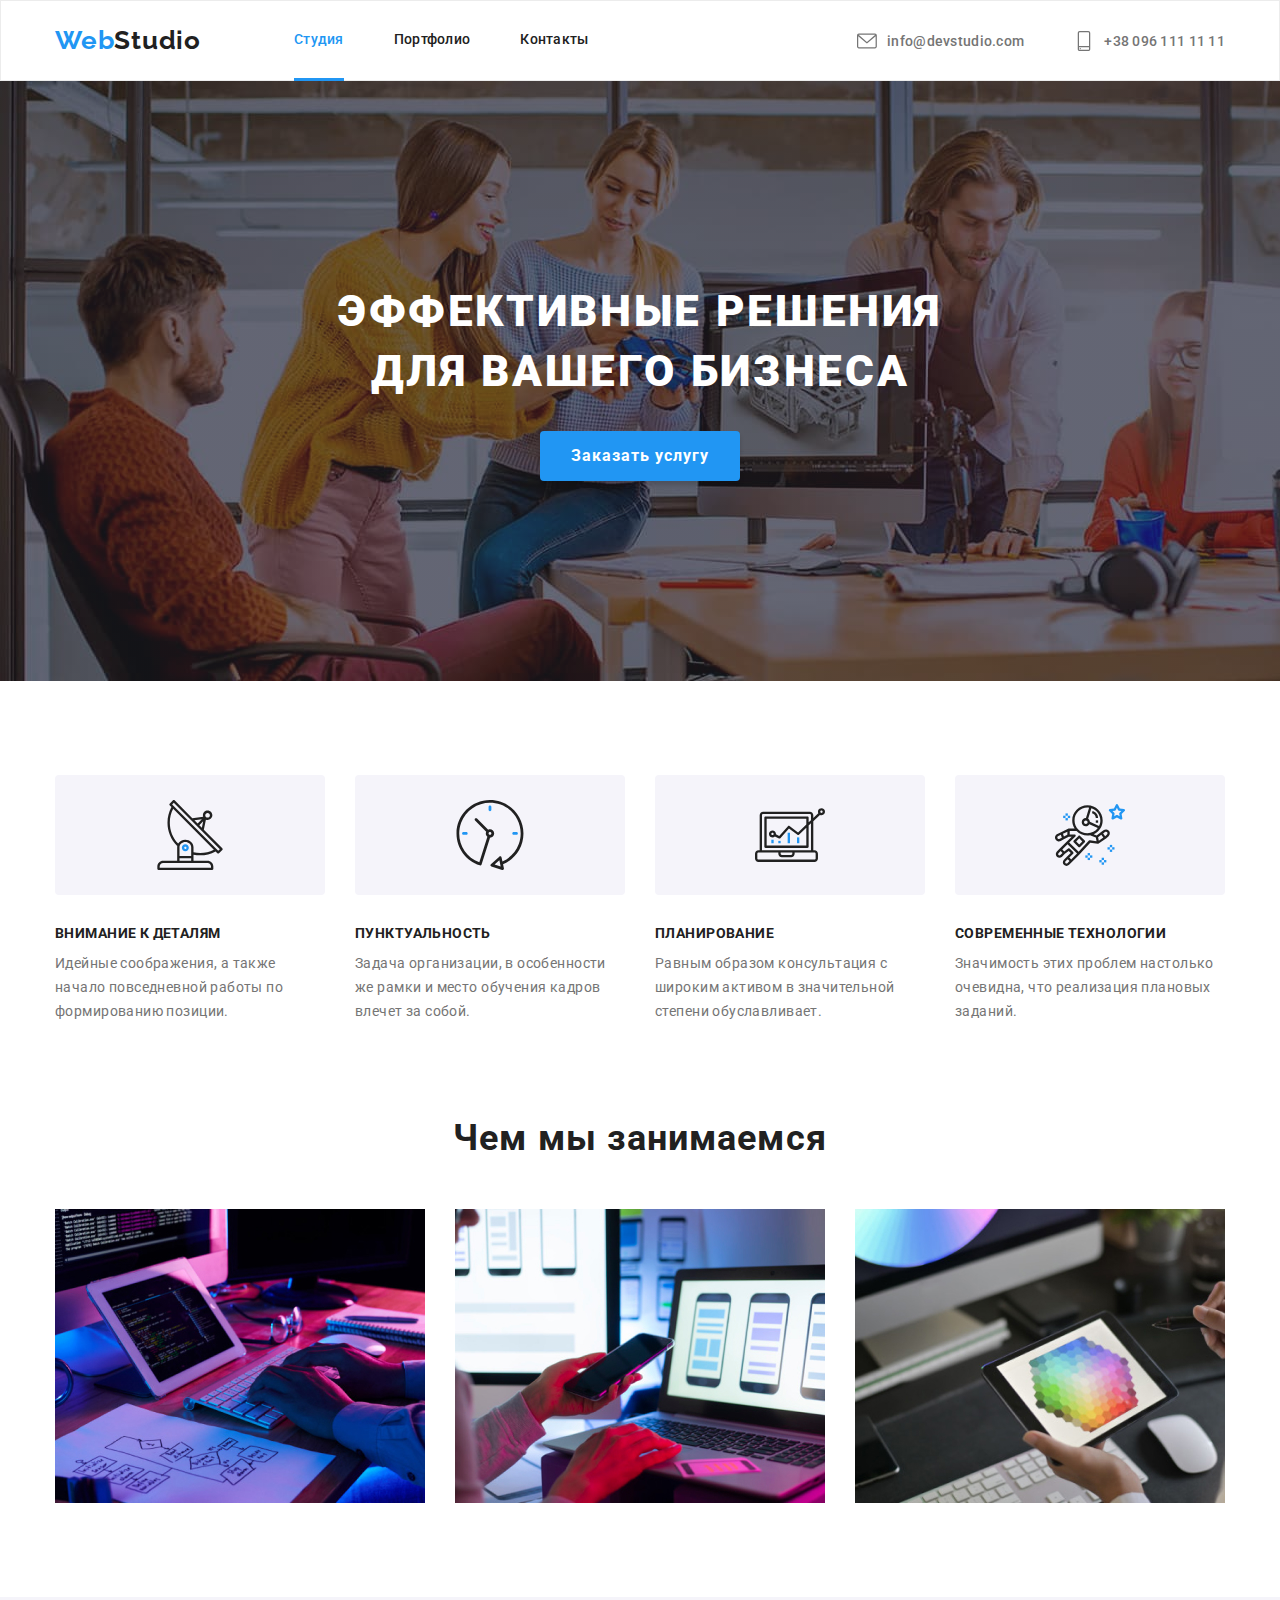
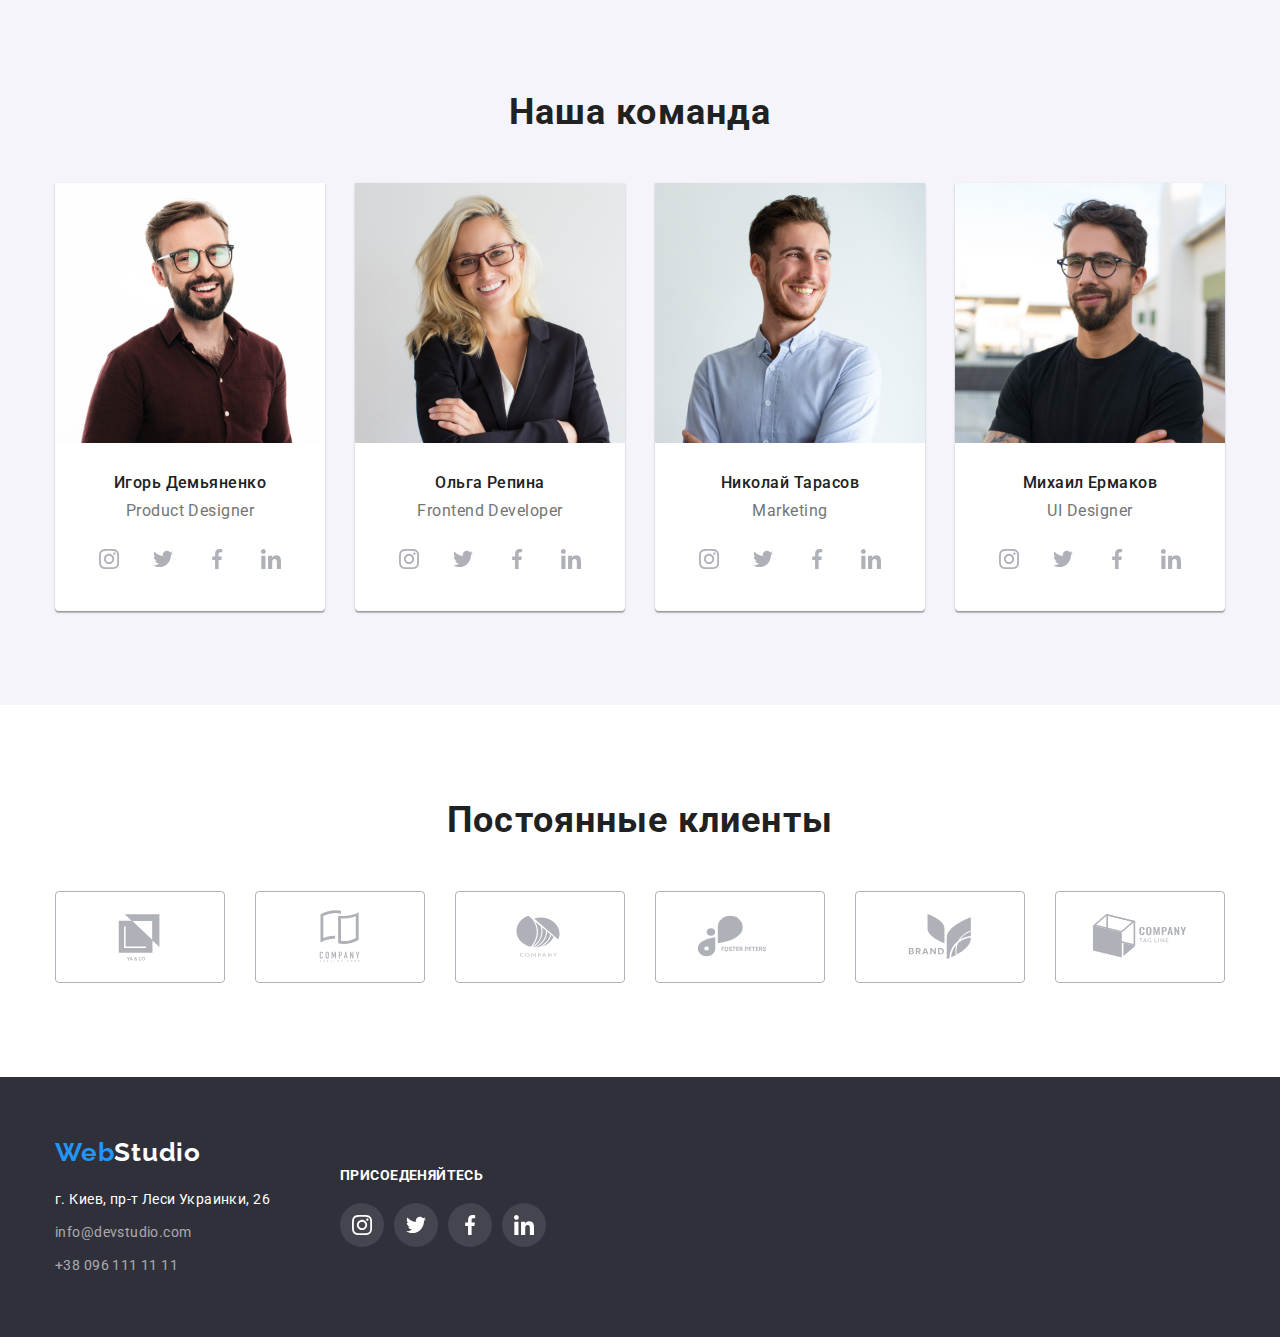
<file: index.html>
<!DOCTYPE html>
<html lang="en">
  <head>
    <meta charset="UTF-8" />
    <meta http-equiv="X-UA-Compatible" content="IE=edge" />
    <meta name="viewport" content="width=device-width, initial-scale=1.0" />
    <link href="https://fonts.googleapis.com/css2?family=Raleway:wght@700&display=swap" rel="stylesheet">
    <link href="https://fonts.googleapis.com/css2?family=Raleway:wght@700&family=Roboto:wght@400;500;700;900&display=swap" rel="stylesheet">
    <link rel="stylesheet" href="https://cdnjs.cloudflare.com/ajax/libs/modern-normalize/1.1.0/modern-normalize.min.css">
    <link rel="stylesheet" href="./css/style.css">
    <title>Document</title>
  </head>

  <body>
    <header class="header">
      <div class="container header-container">
        <nav class="nav">
          <a href="" class="nav-logo">Web<span class="nav-logo2">Studio</span></a>
        <ul class="site-nav">
          <li class="site-nav__item"><a href="./index.html" class="site-nav__link site-nav__link--current">Студия</a></li>
          <li class="site-nav__item">
            <a href="./portfolio.html" class="site-nav__link ">Портфолио </a>
          </li >
          <li class="site-nav__item"><a href="" class="site-nav__link"> Контакты </a></li>
        </ul>
      </nav>
        <ul class="contacts-list">
          <li class="contacts-list__item">
            <a href="mailto:info@devstudio.com" class="contacts-list__link"> 
              <svg class="contacts-list__link--mail" width="20" height="20">
                <use href="./images/icons.svg#icon-mail"></use>
              </svg>info@devstudio.com
            </a>
          </li >
          <li class="contacts-list__item">
            <a href="tel:+380961111111" class="contacts-list__link"
              ><svg class="contacts-list__link--phone" width="20" height="20">
                <use href="./images/icons.svg#icon-smartphone"></use>
              </svg> +38 096 111 11 11</a
            >
          </li>
        </ul>
      </div>
    </header>
    <main>
      <section class="section-slogan"> 
        <div class="container">
          <h1 class="main-title" >Эффективные решения <br> для вашего бизнеса</h1>
          <button type="button" class="button-studio">Заказать услугу</button>
        </div>
      </section>
      <section class="section">
        <div class="container ">
          <h2 class="section-title">Информация</h2>
          <ul class="info">
            <li class="info-list">
              <div class="icon-info-block">
                <svg class="icon-info" width="70" height="70">
                  <use href="./images/icons.svg#icon-antenna"></use>
                </svg>
              </div>
              <h3 class="subtitles-studio">Внимание к деталям</h3>
              <p class="description-studio">
                Идейные соображения, а также начало повседневной работы по
                формированию позиции.
              </p>
            </li>
            <li class="info-list second">
              <div class="icon-info-block">
                <svg class="icon-info" width="70" height="70">
                  <use href="./images/icons.svg#icon-clock"></use>
                </svg>
              </div>
              <h3 class="subtitles-studio">Пунктуальность</h3>
              <p class="description-studio"> 
                Задача организации, в особенности же рамки и место обучения кадров
                влечет за собой.
              </p>
            </li class="info-list">
            <li class="info-list third">
              <div class="icon-info-block">
                <svg class="icon-info" width="70" height="70">
                  <use href="./images/icons.svg#icon-diagrama"></use>
                </svg>
              </div>
              <h3 class="subtitles-studio">Планирование</h3>
              <p class="description-studio">
                Равным образом консультация с широким активом в значительной
                степени обуславливает.
              </p>
            </li>
            <li class="info-list fourth">
              <div class="icon-info-block">
                <svg class="icon-info" width="70" height="70">
                  <use href="./images/icons.svg#icon-astronaut"></use>
                </svg>
              </div>
              <h3 class="subtitles-studio">Современные технологии</h3>
              <p class="description-studio">
                Значимость этих проблем настолько очевидна, что реализация
                плановых заданий.
              </p class="description-studio">
            </li>
          </ul>
        </div>
        </section >
        <section class="work section">
          <div class="container">
            <h2 class="img-title">Чем мы занимаемся</h2>
          <ul class="work-fotos">
            <li class="work-fotos-list">
              <img src="./images/img.jpg" alt="Человек печатает" width="370" />
            </li>
            <li class="work-fotos-list">
              <img
                src="./images/img2.jpg"
                alt="Человек смотрит в телефон"
                width="370"
              />
            </li>
            <li class="work-fotos-list">
              <img
                src="./images/img3.jpg"
                alt="Человек смотрит в планшет"
                width="370"
              />
            </li>
          </ul>
        </div>
      </section>
      <section class="section foto-studio">
        <div class="container">
        <h2 class="img-title"> Наша команда</h2>
        <ul class="team-fotos">
          <li class="team-fotos-list">
            <img src="./images/h1.jpg" alt="Фото парня в очках" width="270" />
            <div class="teams-container">
            <h3 class="img-names">Игорь Демьяненко</h3>
            <p class="img-activity">Product Designer</p>
            <ul class="social">
              <li class="social-item">
                <a class="social-link " href="">
                  <svg class="social-icon">
                    <use href="./images/icons.svg#icon-instagram">
                    </use>
                  </svg>
                </a>
              </li>
              <li class="social-item"> <a class="social-link" href="">
                <svg class="social-icon">
                  <use href="./images/icons.svg#icon-twitter">
                  </use>
                </svg>
              </a></li>
              <li class="social-item">
                <a class="social-link" href="">
                <svg class="social-icon">
                  <use href="./images/icons.svg#icon-facebook">
                  </use>
                </svg>
              </a></li>
              <li class="social-item"> <a class="social-link" href="">
                <svg class="social-icon">
                  <use href="./images/icons.svg#icon-linkedin">
                  </use>
                </svg>
              </a></li>
            </ul>
            </div>
          </li>
          <li class="team-fotos-list">
            <img
              src="./images/h2.jpg"
              alt="Фото девушки с белыми волосами в очках"
              width="270"
            />
            <div class="teams-container">
            <h3 class="img-names">Ольга Репина</h3>
            <p class="img-activity">Frontend Developer</p>  
            <ul class="social">
              <li class="social-item">
                <a class="social-link" href="">
                  <svg class="social-icon">
                    <use href="./images/icons.svg#icon-instagram">
                    </use>
                  </svg>
                </a>
              </li>
              <li class="social-item"> <a class="social-link" href="">
                <svg class="social-icon">
                  <use href="./images/icons.svg#icon-twitter">
                  </use>
                </svg>
              </a></li>
              <li class="social-item">
                <a class="social-link" href="">
                <svg class="social-icon">
                  <use href="./images/icons.svg#icon-facebook">
                  </use>
                </svg>
              </a></li>
              <li class="social-item"> <a class="social-link" href="">
                <svg class="social-icon">
                  <use href="./images/icons.svg#icon-linkedin">
                  </use>
                </svg>
              </a></li>
            </ul>
            </div>
          </li>
          <li class="team-fotos-list">
            <img
              src="./images/h3.jpg"
              alt="Фото парня в рубашке"
              width="270"
            />
            <div class="teams-container">
            <h3 class="img-names">Николай Тарасов</h3>
            <p class="img-activity">Marketing</p>  
            <ul class="social">
              <li class="social-item">
                <a class="social-link" href="">
                  <svg class="social-icon">
                    <use href="./images/icons.svg#icon-instagram" >
                    </use>
                  </svg>
                </a>
              </li>
              <li class="social-item"> <a class="social-link" href="">
                <svg class="social-icon">
                  <use href="./images/icons.svg#icon-twitter">
                  </use>
                </svg>
              </a></li>
              <li class="social-item">
                <a class="social-link" href="">
                <svg class="social-icon">
                  <use href="./images/icons.svg#icon-facebook">
                  </use>
                </svg>
              </a></li>
              <li class="social-item"> <a class="social-link" href="">
                <svg class="social-icon">
                  <use href="./images/icons.svg#icon-linkedin">
                  </use>
                </svg>
              </a></li>
            </ul>
            </div>
          </li>
          <li class="team-fotos-list">
            <img
              src="./images/h4.jpg"
              alt="Фото парня в чёрной футболке"
              width="270"
            />
            <div class="teams-container">
            <h3 class="img-names">Михаил Ермаков</h3>
            <p class="img-activity">UI Designer</p>  
            <ul class="social">
              <li class="social-item">
                <a class="social-link" href="">
                  <svg class="social-icon">
                    <use href="./images/icons.svg#icon-instagram" >
                    </use>
                  </svg>
                </a>
              </li>
              <li class="social-item"> <a class="social-link" href="">
                <svg class="social-icon">
                  <use href="./images/icons.svg#icon-twitter">
                  </use>
                </svg>
              </a></li>
              <li class="social-item">
                <a class="social-link" href="">
                <svg class="social-icon">
                  <use href="./images/icons.svg#icon-facebook">
                  </use>
                </svg>
              </a></li>
              <li class="social-item"> <a class="social-link" href="">
                <svg class="social-icon">
                  <use href="./images/icons.svg#icon-linkedin">
                  </use>
                </svg>
              </a></li>
            </ul>
          </li>
        </ul>
            </div>
      </div>
      </section>
      <section class="client section">
        <div class="container">
          <h2 class="img-title"> Постоянные клиенты</h2>
          <ul class="client-list">
            <li class="client-list-item">
              <a class="client-link" href="">
                <svg class="client-icon">
                  <use href="./images/icons.svg#icon-client1">
                  </use>
                </svg>
              </a>
            </li>
          <li class="client-list-item">
            <a class="client-link" href="">
              <svg class="client-icon">
                <use href="./images/icons.svg#icon-client2">
                </use>
              </svg>
            </a>
          </li>
          <li class="client-list-item">
          <a class="client-link " href="">
            <svg class="client-icon" >
              <use href="./images/icons.svg#icon-client3">
              </use>
            </svg>
          </a>
          </li>
          <li class="client-list-item">
            <a class="client-link" href="">
              <svg class="client-icon">
                <use href="./images/icons.svg#icon-client4">
                </use>
              </svg>
            </a>
          </li>
            <li class="client-list-item"> 
              <a class="client-link" href="">
                <svg class="client-icon">
                  <use href="./images/icons.svg#icon-client5">
                  </use>
                </svg>
              </a>
          </li>
          <li class="client-list-item">
            <a class="client-link" href="">
              <svg class="client-icon">
                <use href="./images/icons.svg#icon-client6">
                </use>
              </svg>
            </a>
        </li>
        </div>
      </section>
    </main>
    <footer class="footer">
      <div class="container">

        <div class="footer-div-second">
            <div class="footer-left">
            <a href="" class="logo">Web<span class="footer-logo">Studio</span> </a>
            <address class="address">
              <ul class="footer-des">
                <li class="footer-item">
                    <a
                      href="https://www.google.com.ua/maps/place/%D0%B1%D1%83%D0%BB.+%D0%9B%D0%B5%D1%81%D0%B8+%D0%A3%D0%BA%D1%80%D0%B0%D0%B8%D0%BD%D0%BA%D0%B8,+26,+%D0%9A%D0%B8%D0%B5%D0%B2,+02000/@50.4265841,30.5361971,17z/data=!3m1!4b1!4m5!3m4!1s0x40d4cf0e033ecbe9:0x57a4dffefec77da0!8m2!3d50.4265807!4d30.5383858?hl=ru"
                      target="_blank"
                      class="footer-googlelink"
                      >г. Киев, пр-т Леси Украинки, 26</a
                    >
                </li>
                <li class="footer-item">
                    <a href="mailto:info@devstudio.com" class="footer-info"
                      >info@devstudio.com</a
                    >
                </li>
                <li class="footer-item">
                    <a href="tel:+380961111111" class="footer-info"
                      >+38 096 111 11 11</a
                    >
                </li>
              </ul>
            </address>
        </div>
            <div class="footer-center">
                <p class="welcom">Присоеденяйтесь</p>
                <ul class="social">
                  <li class="social-item footer-social-icon">
                    <a class="social-link ">
                      <svg class="social-icon footer-icon">
                        <use href="./images/icons.svg#icon-instagram">
                        </use>
                      </svg>
                    </a>
                  </li>
                  <li class="social-item footer-social-icon"> <a class="social-link">
                    <svg class="social-icon footer-icon">
                      <use href="./images/icons.svg#icon-twitter">
                      </use>
                    </svg>
                  </a></li>
                  <li class="social-item footer-social-icon">
                    <a class="social-link">
                    <svg class="social-icon footer-icon">
                      <use href="./images/icons.svg#icon-facebook">
                      </use>
                    </svg>
                  </a></li>
                  <li class="social-item footer-social-icon"> <a class="social-link">
                    <svg class="social-icon footer-icon">
                      <use href="./images/icons.svg#icon-linkedin">
                      </use>
                    </svg>
                  </a></li>
                </ul>
            </div>
          </div>
      </div>
  </footer>
  </body>
</html>
</file>
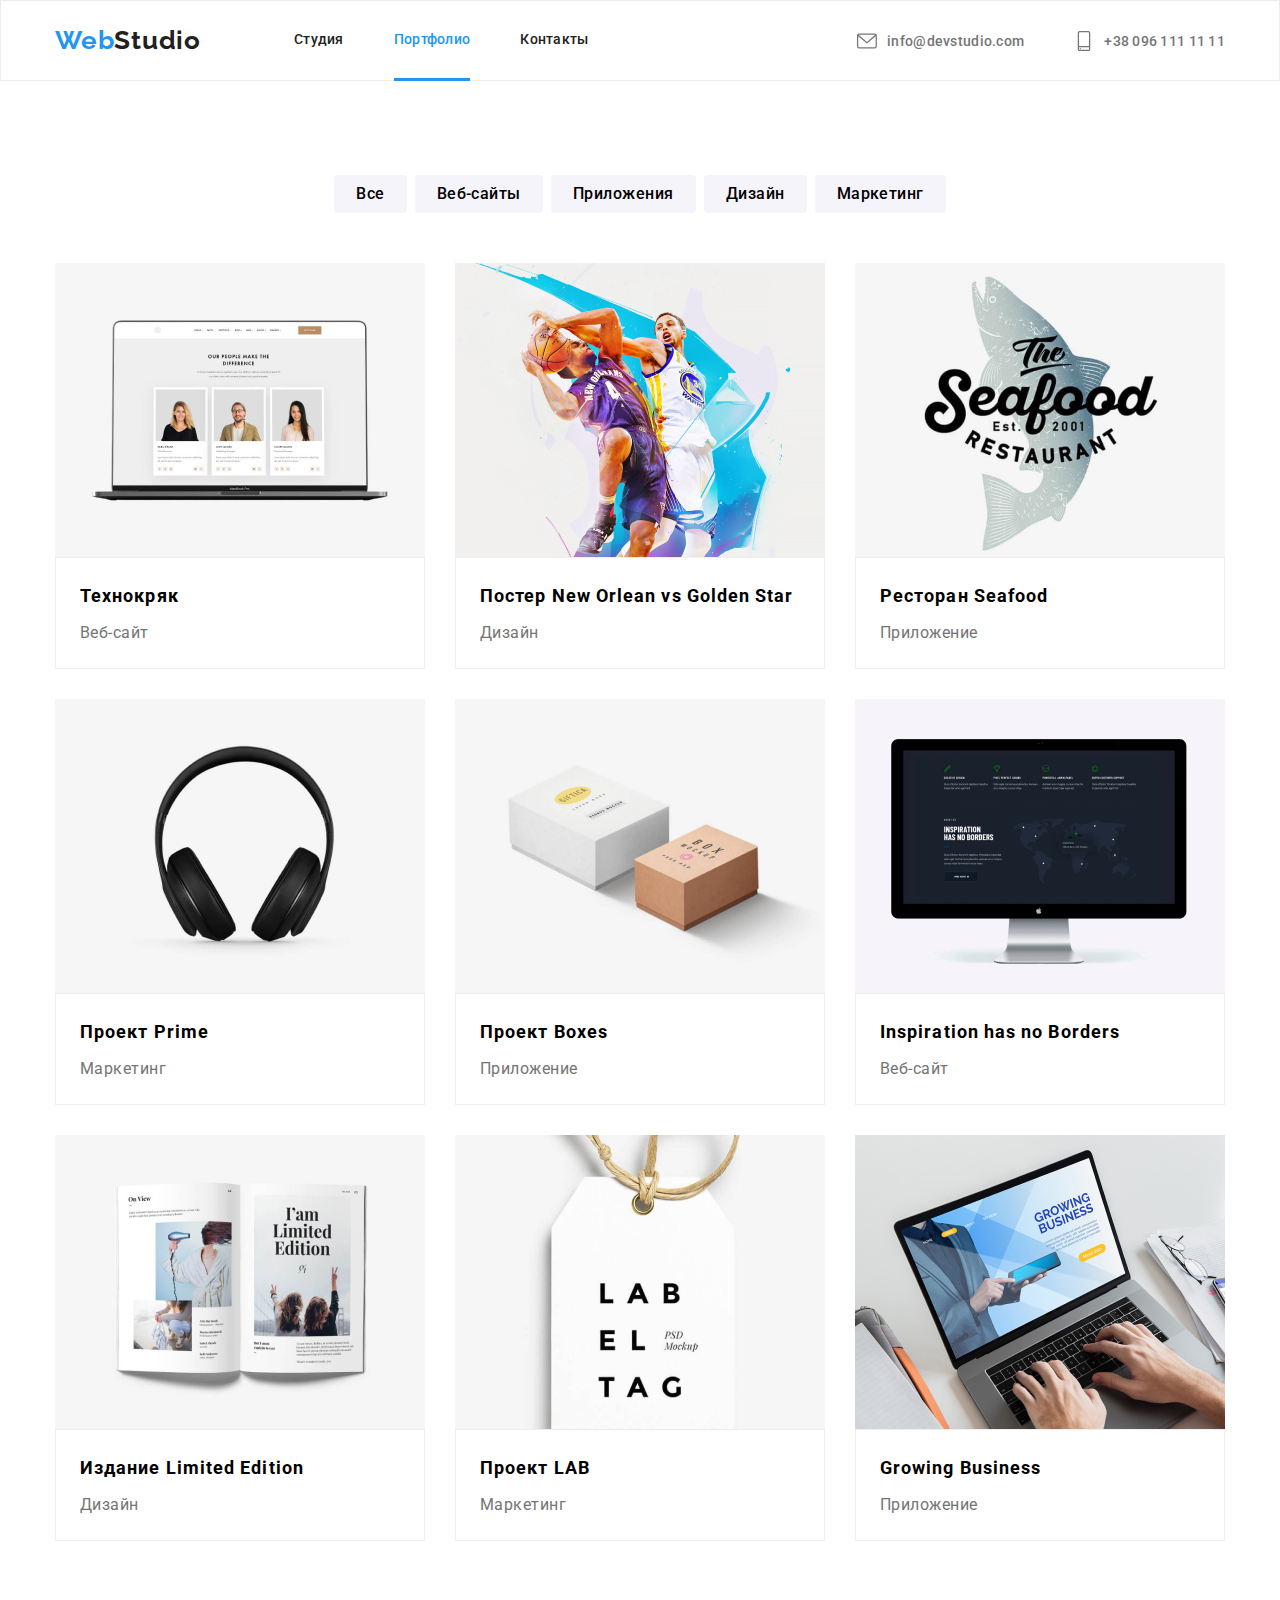
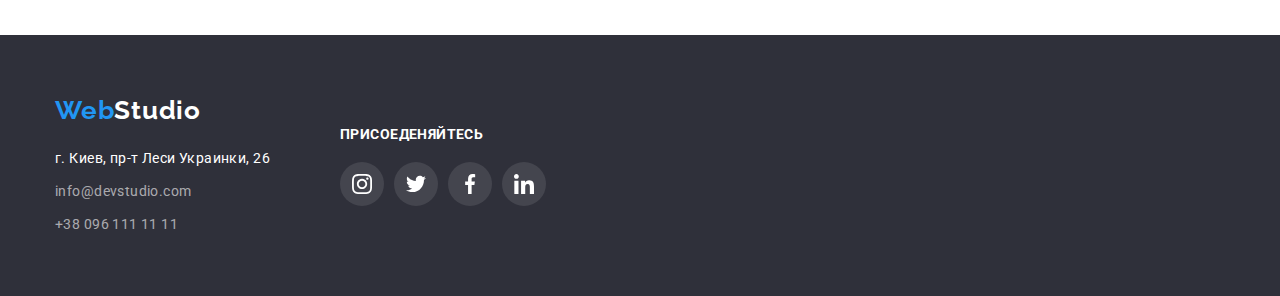
<file: portfolio.html>
<!DOCTYPE html>
<html lang="en">
  <head>
    <meta charset="UTF-8" />
    <meta http-equiv="X-UA-Compatible" content="IE=edge" />
    <meta name="viewport" content="width=device-width, initial-scale=1.0" />
    <link
      href="https://fonts.googleapis.com/css2?family=Raleway:wght@700&display=swap"
      rel="stylesheet"
    />
    <link
      href="https://fonts.googleapis.com/css2?family=Raleway:wght@700&family=Roboto:wght@400;500;700;900&display=swap"
      rel="stylesheet"
    />
    <link rel="stylesheet" href="https://cdnjs.cloudflare.com/ajax/libs/modern-normalize/1.1.0/modern-normalize.min.css">
    <link rel="stylesheet" href="./css/style.css" />
    <title>Document</title>
  </head>
  <body>
    <header class="header">
      <div class="container header-container">
        <nav class="nav">
          <a href="" class="nav-logo">Web<span class="nav-logo2">Studio</span></a>
        <ul class="site-nav">
          <li class="site-nav__item"><a href="./index.html" class="site-nav__link ">Студия</a></li>
          <li class="site-nav__item">
            <a href="./portfolio.html" class="site-nav__link site-nav__link--current">Портфолио </a>
          </li >
          <li class="site-nav__item"><a href="" class="site-nav__link"> Контакты </a></li>
        </ul>
      </nav>
        <ul class="contacts-list">
          <li class="contacts-list__item">
            <a href="mailto:info@devstudio.com" class="contacts-list__link"> 
              <svg class="contacts-list__link--mail" width="20" height="20">
                <use href="./images/icons.svg#icon-mail"></use>
              </svg>info@devstudio.com
            </a>
          </li >
          <li class="contacts-list__item">
            <a href="tel:+380961111111" class="contacts-list__link"
              ><svg class="contacts-list__link--phone" width="20" height="20">
                <use href="./images/icons.svg#icon-smartphone"></use>
              </svg> +38 096 111 11 11</a
            >
          </li>
        </ul>
      </div>
    </header>
    <main>
      <section class="section">  
        <div class="container">
          <h2 class="button-tittle">Меню кнопок</h2>
          <ul class="button-list"> 
            <li class="button-item"><button type="button" class="button">Все</button></li>
            <li class="button-item"><button type="button" class="button">Веб-сайты</button></li>
            <li class="button-item"><button type="button" class="button">Приложения</button></li>
            <li class="button-item"><button type="button" class="button">Дизайн</button></li>
            <li class="button-item"><button type="button" class="button">Маркетинг</button></li>
          </ul>
          <ul class="portfolio-fotos">
            <li class="images-portfolio"> 
              <img
                src="./images/imgprt.jpg"
                alt="Интернет страница"
                width="370"
                height="294"
              />
              <div class="container-content">
              <h3 class="img-tittle">Технокряк</h3>
              <p class="img-descr">Веб-сайт</p>
              </div> 
            </li>
            <li class="images-portfolio">
              <img
                src="./images/imgprt2.jpg"
                alt="Игра в баскетбол"
                width="370"
                height="294"
              />
              <div class="container-content">
              <h3 class="img-tittle">Постер New Orlean vs Golden Star</h3>
              <p class="img-descr">Дизайн</p>  
              </div>
              
            </li>
            <li class="images-portfolio">
              <img
                src="./images/imgprt3.jpg"
                alt="Логотип"
                width="370"
                height="294"
              />
              <div class="container-content">
              <h3 class="img-tittle">Ресторан Seafood</h3>
              <p class="img-descr">Приложение</p>  
              </div>
              
            </li class="images-portfolio">
            <li class="images-portfolio">
              <img
                src="./images/imgprt4.jpg"
                alt="Наушники"
                width="370"
                height="294"
              />
              <div class="container-content">
              <h3 class="img-tittle">Проект Prime</h3>
              <p class="img-descr">Маркетинг</p>  
              </div>
            </li class="images-portfolio">
            <li class="images-portfolio">
              <img
                src="./images/imgprt5.jpg"
                alt="Коробки"
                width="370"
                height="294"
              />
              <div class="container-content">
              <h3 class="img-tittle">Проект Boxes</h3>
              <p class="img-descr">Приложение</p> 
              </div>
              
            </li class="images-portfolio">
            <li class="images-portfolio">
              <img
                src="./images/imgprt6.jpg"
                alt="Монитор"
                width="370"
                height="294"
              />
              <div class="container-content">
              <h3 class="img-tittle">Inspiration has no Borders</h3>
              <p class="img-descr">Веб-сайт</p>  
              </div>
              
            </li>
            <li class="images-portfolio">
              <img
                src="./images/imgprt7.jpg"
                alt="Книга"
                width="370"
                height="294"
              />
              <div class="container-content">
              <h3 class="img-tittle">Издание Limited Edition</h3>
              <p class="img-descr">Дизайн</p>  
              </div>
              
            </li>
            <li class="images-portfolio">
              <img
                src="./images/imgprt8.jpg"
                alt="Бирка"
                width="370"
                height="294"
              />
              <div class="container-content">
              <h3 class="img-tittle">Проект LAB</h3>
              <p class="img-descr">Маркетинг</p>  
              </div>
              
            </li>
            <li class="images-portfolio">
              <img
                src="./images/imgprt9.jpg"
                alt="Ноутбук"
                width="370"
                height="294"
              />
              <div class="container-content">
              <h3 class="img-tittle">Growing Business</h3>
              <p class="img-descr">Приложение</p>  
              </div>
            </li>
          </ul>
        </div>
        </section>
      </main>
      <footer class="footer">
        <div class="container">
  
          <div class="footer-div-second">
              <div class="footer-left">
              <a href="" class="logo">Web<span class="footer-logo">Studio</span> </a>
              <address class="address">
                <ul class="footer-des">
                  <li class="footer-item">
                      <a
                        href="https://www.google.com.ua/maps/place/%D0%B1%D1%83%D0%BB.+%D0%9B%D0%B5%D1%81%D0%B8+%D0%A3%D0%BA%D1%80%D0%B0%D0%B8%D0%BD%D0%BA%D0%B8,+26,+%D0%9A%D0%B8%D0%B5%D0%B2,+02000/@50.4265841,30.5361971,17z/data=!3m1!4b1!4m5!3m4!1s0x40d4cf0e033ecbe9:0x57a4dffefec77da0!8m2!3d50.4265807!4d30.5383858?hl=ru"
                        target="_blank"
                        class="footer-googlelink"
                        >г. Киев, пр-т Леси Украинки, 26</a
                      >
                  </li>
                  <li class="footer-item">
                      <a href="mailto:info@devstudio.com" class="footer-info"
                        >info@devstudio.com</a
                      >
                  </li>
                  <li class="footer-item">
                      <a href="tel:+380961111111" class="footer-info"
                        >+38 096 111 11 11</a
                      >
                  </li>
                </ul>
              </address>
          </div>
              <div class="footer-center">
                  <p class="welcom">Присоеденяйтесь</p>
                  <ul class="social">
                    <li class="social-item footer-social-icon">
                      <a class="social-link ">
                        <svg class="social-icon footer-icon">
                          <use href="./images/icons.svg#icon-instagram">
                          </use>
                        </svg>
                      </a>
                    </li>
                    <li class="social-item footer-social-icon"> <a class="social-link">
                      <svg class="social-icon footer-icon">
                        <use href="./images/icons.svg#icon-twitter">
                        </use>
                      </svg>
                    </a></li>
                    <li class="social-item footer-social-icon">
                      <a class="social-link">
                      <svg class="social-icon footer-icon">
                        <use href="./images/icons.svg#icon-facebook">
                        </use>
                      </svg>
                    </a></li>
                    <li class="social-item footer-social-icon"> <a class="social-link">
                      <svg class="social-icon footer-icon">
                        <use href="./images/icons.svg#icon-linkedin">
                        </use>
                      </svg>
                    </a></li>
                  </ul>
              </div>
            </div>
        </div>
    </footer>
  </body>
</html>
</file>
<file: css/style.css>
:root {
  --primary-text-color: #fff;
  --tittle-text-color: #000;
  --description-text-color: #757575;
  --background-button-color: #f5f4fa;
  --accent-color-text: #2196f3;
  --main-color-text: #212121;
}
body {
  background-color: #fff;
  font-family: Roboto, sans-serif;
  color: var(--main-color-text);
  margin: 0px;
}
ul{
  margin-top: 0px;
  margin-bottom: 0px;
  list-style-type: none;
  padding: 0px;
}
img{
  display: block ;
  max-width: 100%;
  height: auto;
}

a {
  text-decoration: none;
}
.nav{
  padding-top: 24px;
  padding-bottom: 25px;
  display:flex ;
  align-items: center;
  justify-content: center;
}
.logo {
  color: #2196f3;
  font-family: Raleway, sans-serif;
  font-weight: 700;
  font-size: 26px;
  line-height: 1.17;
  letter-spacing: 0.03em;
}
.footer-logo {
  color: var(--primary-text-color);
}
.nav-logo {
  color: #2196f3;
  font-family: Raleway, sans-serif;
  font-weight: 700;
  font-size: 26px;
  line-height: 1.17;
  letter-spacing: 0.03em;
}
.nav-logo2 {
  color: var(--main-color-text);
  font-size: 26px;
  line-height: 1.17;
  letter-spacing: 0.03em;
}

.site-nav{
  margin-left: 93px;
  margin-top: 0px;
  margin-bottom: 0px;
  padding-left: 0px;
  display: flex;
}
.site-nav .site-nav__item:not(:last-child){
  margin-right: 50px;
}
.header{
  border-bottom: 1px; 
  border: 1px solid #ECECEC;
}
.site-nav__link {
  color: var(--main-color-text);
  text-decoration: none;
  font-weight: 500;
  font-size: 14px;
  line-height: 16px;
  letter-spacing: 0.02em;
  transition: color 250ms cubic-bezier(0.4, 0, 0.2, 1);
}

.site-nav__link:hover,
.site-nav__link:focus {
  color: var(--accent-color-text);
}
.site-nav__link--current {
  color: var(--accent-color-text);
  
}
.site-nav__link--current::after{
  text-decoration: underline;
  content: "";
  background-color: #2196f3;
  width: 100%;
  height: 3px;
  transform: translateY(30px);
  display: flex;
}
.contacts-list{
  margin-left: auto;
  display: flex;
  align-items: center;
}
.contacts-list .contacts-list__item +.contacts-list__item{
  margin-left: 50px;
}
.contacts-list__link {
  text-decoration: none;
  color: #757575;
  font-weight: 500;
  font-size: 14px;
  line-height: 16px;
  letter-spacing: 0.02em;
  display: flex;
  justify-content: center;
  align-items: center;
}
.contacts-list__link:hover,
.contacts-list__link:focus {
  color: var(--accent-color-text);
}
.contacts-list__link--mail{
  margin-right: 10px;
  fill: currentColor;
}.contacts-list__link--phone{
  margin-right: 10px;
  fill: currentColor;
}

.info{
  display: flex;
  padding-left: 0px;
}

.info-list:not(:last-child){
  margin-right: 30px;
}
.work-fotos{
  display: flex;
}
.work-fotos-list:not(:last-child){
  margin-right: 30px;
}
.team-fotos{
  display: flex;
}
.team-fotos-list:not(:last-child){
  margin-right: 30px;
}
.team-fotos-list{
  background-color: var(--primary-text-color);
  box-shadow: 0px 1px 3px rgba(0, 0, 0, 0.12), 0px 1px 1px rgba(0, 0, 0, 0.14), 0px 2px 1px rgba(0, 0, 0, 0.2);
  border-radius: 0px 0px 4px 4px;
}
.social{
  display: flex;
  justify-content: center;
  align-items: center;
}
.social-link{
  width: 100%;
  height: 100%;
  display: flex;
  justify-content: center;
  align-items: center;
  border-radius: 50%;
  color:#AFB1B8;
  transition: color 250ms cubic-bezier(0.4, 0, 0.2, 1);
}
.social-item{
  width: 44px;
  height: 44px;
  border-radius: 50%;
}
.footer-social-icon{
  background: rgba(255, 255, 255, 0.1);
}
.social-item:not(:last-child){
    margin-right: 10px;
}
.social-icon{
  width: 20px;
  height: 20px;
  fill: currentColor;
}
.footer-icon{
  fill: #fff;
}
.social-link:hover,
.social-link:focus{
  background-color: var(--accent-color-text);
  color: var(--primary-text-color);
}

.social-item:focus{
  background-color: var(--accent-color-text);
  color: var(--primary-text-color);
}

.footer-div-second{
  display: flex;
}

.section-slogan{
  padding-top: 200px;
  padding-bottom: 200px;
  background-color: #2f303a;
  margin-left: auto;
  margin-right: auto;
  text-align: center;
  background-image:linear-gradient( to right,rgba(47, 48, 58, 0.4),rgba(47, 48, 58, 0.4)),
  url(../images/backgroundimg.jpg);
  background-size: cover;
}
.button-tittle {
  visibility: hidden;
  display: none;
}

.button {
  cursor: pointer;
  font-family: inherit;
  font-weight: 500;
  font-size: 16px;
  line-height: 26px;
  text-align: center;
  letter-spacing: 0.03em;
  border: none;
  border-radius: 4px;
  background-color: #f5f4fa;
  padding: 6px 22px 6px 22px;
}
.button-list{
  margin-bottom: 50px;
  display: flex;
  justify-content: center;

}
.button:hover,
.button:focus {
  color: var(--primary-text-color);
  background-color: var(--accent-color-text);
  box-shadow: 0px 3px 1px rgba(0, 0, 0, 0.1), 0px 1px 2px rgba(0, 0, 0, 0.08), 0px 2px 2px rgba(0, 0, 0, 0.12);
}
.portfolio-fotos{
  display: flex;
  flex-wrap: wrap;
  margin-bottom: -30px;
  margin-right: -30px;
}
.images-portfolio{
  margin-bottom: 30px;
  flex-basis: calc(100% / 3 - 30px);
  margin-right: 30px;
}
.images-portfolio:focus,
.images-portfolio:hover{
  box-shadow: 0px 1px 1px rgba(0, 0, 0, 0.12), 0px 4px 4px rgba(0, 0, 0, 0.06), 1px 4px 6px rgba(0, 0, 0, 0.16);
}
.img-tittle {
  color: var(--tittle-text-color);
  font-weight: 700;
  font-size: 18px;
  line-height: 36px;
  letter-spacing: 0.06em;
  margin-top: 0px;
  margin-bottom: 4px;
}

.img-descr {
  color: var(--description-text-color);
  font-size: 16px;
  line-height: 30px;
  letter-spacing: 0.03em;
  margin: 0px;
}
.footer-logo {
  color: var(--primary-text-color);
}
.footer{
  padding-top: 60px;
  padding-bottom: 60px;
  background-color: #2f303a;
  display: flex;
}
.footer-googlelink {
  color: var(--primary-text-color);
  text-decoration: none;
  font-size: 14px;
  line-height: 24px;
  letter-spacing: 0.03em;
}
.footer-googlelink:hover,
.footer-googlelink:focus {
  color: var(--accent-color-text);
}

.footer-info {
  color: rgba(255, 255, 255, 0.6);
  font-size: 14px;
  line-height: 24px;
  letter-spacing: 0.03em;
}
.footer-item:not(:last-child){
  margin-bottom: 9px;
}
.footer-info:hover,
.footer-info:focus {
  color: var(--accent-color-text);
}

.button-item:not(:last-child){
  margin-right: 8px;
}

.button-studio {
  color: var(--primary-text-color);
  background-color: var(--accent-color-text);
  box-shadow: 0px 4px 4px rgba(0, 0, 0, 0.15);
  border-radius: 4px;
  padding: 10px, 32px, 10px, 32px;
  font-weight: 700;
  font-size: 16px;
  line-height: 30px;
  letter-spacing: 0.06em;
  border: none;
  min-width: 200px;
  min-height: 50px;
}
.main-title {
  color: var(--primary-text-color);
  font-weight: 900;
  font-size: 44px;
  line-height: 60px;
  letter-spacing: 0.06em;
  text-transform: uppercase;
  margin-top: 0px;
  margin-bottom: 30px;
  text-align: center;
}
.subtitles-studio {
  color: var(--main-color-text);
  font-weight: 700;
  font-size: 14px;
  line-height: 16px;
  letter-spacing: 0.03em;
  text-transform: uppercase;
  margin-top: 0px;
  margin-bottom: 10px;

}
.description-studio {
  color: var(--description-text-color);
  font-size: 14px;
  line-height: 24px;
  letter-spacing: 0.03em;
  margin-top: 0px;
  margin-bottom: 0px;
}
.section-title {
  visibility: hidden;
  display: none;
  margin-top: 0px;
  margin-bottom: 0px;
}
.img-title {
  color: var(--main-color-text);
  font-weight: 700;
  font-size: 36px;
  line-height: 42px;
  letter-spacing: 0.03em;
  margin-top: 0px;
  margin-bottom: 50px;
  text-align: center;
}
.client-link{
  border: 1px solid #AFB1B8;
  box-sizing: border-box;
  border-radius: 4px;
  width: 170px;
  height: 92px;
  display: flex;
  justify-content: center;
  align-items: center;
  color:#AFB1B8;
}
.client-link:hover,
.client-link:focus{
  border-color: var(--accent-color-text);
  color: var(--accent-color-text);
}
.client-list-item:not(:last-child){
  margin-right: 30px;
}
.client-list{
  display: flex;
}
.client-icon{
  width: 106px;
  height: 60px;
  fill: currentColor;
}

.client{
  padding-bottom: 0px;
}
.icon-info-block{
  background-color:var(--background-button-color) ;
  width: 270px;
  height: 120px;
  margin-bottom: 30px;
  border-radius: 4px;
  display: flex;
  justify-content: center;
  align-items: center;
}
.img-names {
  color: var(--main-color-text);
  font-weight: 500;
  font-size: 16px;
  line-height: 19px;
  letter-spacing: 0.03em;
  margin-top: 0px;
  margin-bottom: 10px;
}
.footer-left{
  display: flex;
  justify-content: center;
  align-items: start;
  flex-direction: column;
  margin-right: 70px;
}
.footer-center{
  display: flex;
  justify-content: center;
  align-items: start;
  flex-direction: column;
  margin-right: 93px;
}
.teams-container{
  padding-top: 30px;
  padding-bottom: 30px;
  text-align: center;
}
.img-activity {
  color: var(--description-text-color);
  font-size: 16px;
  letter-spacing: 0.03em;
  margin-top: 0px;
  margin-bottom: 16px;

}
.container{
  margin:0 auto;
  width: 1200px;
  padding-left: 15px;
  padding-right: 15px;
}
.header-container{
  display: flex;
}
.head-section{
  padding-top: 94px;
  padding-bottom: 94px;
}
.section{
  padding-top: 94px;
  padding-bottom: 94px;
}
.foto-studio{
  background-color: #F5F4FA;
}
.container-content{
  padding: 20px 24px;
  border: 1px solid #EEEEEE;
  box-sizing: border-box;
}
.address{
  margin-top: 20px;
  font-style: normal;
}
.footer-des{
  display: flex;
  justify-content: center;
  align-items: start;
  flex-direction: column;
  padding-left: 0px;
}
.work{
  padding-top: 0px;
}
.welcom{
  font-family: Roboto;
  font-style: normal;
  font-weight: bold;
  font-size: 14px;
  line-height: 16px;
  letter-spacing: 0.03em;
  text-transform: uppercase;
  color: #FFFFFF;
  margin-top: 0px;
  margin-bottom: 0px;
  display: flex;
  justify-content:center ;
  align-items: center;
  margin-bottom: 20px;
}
</file>
